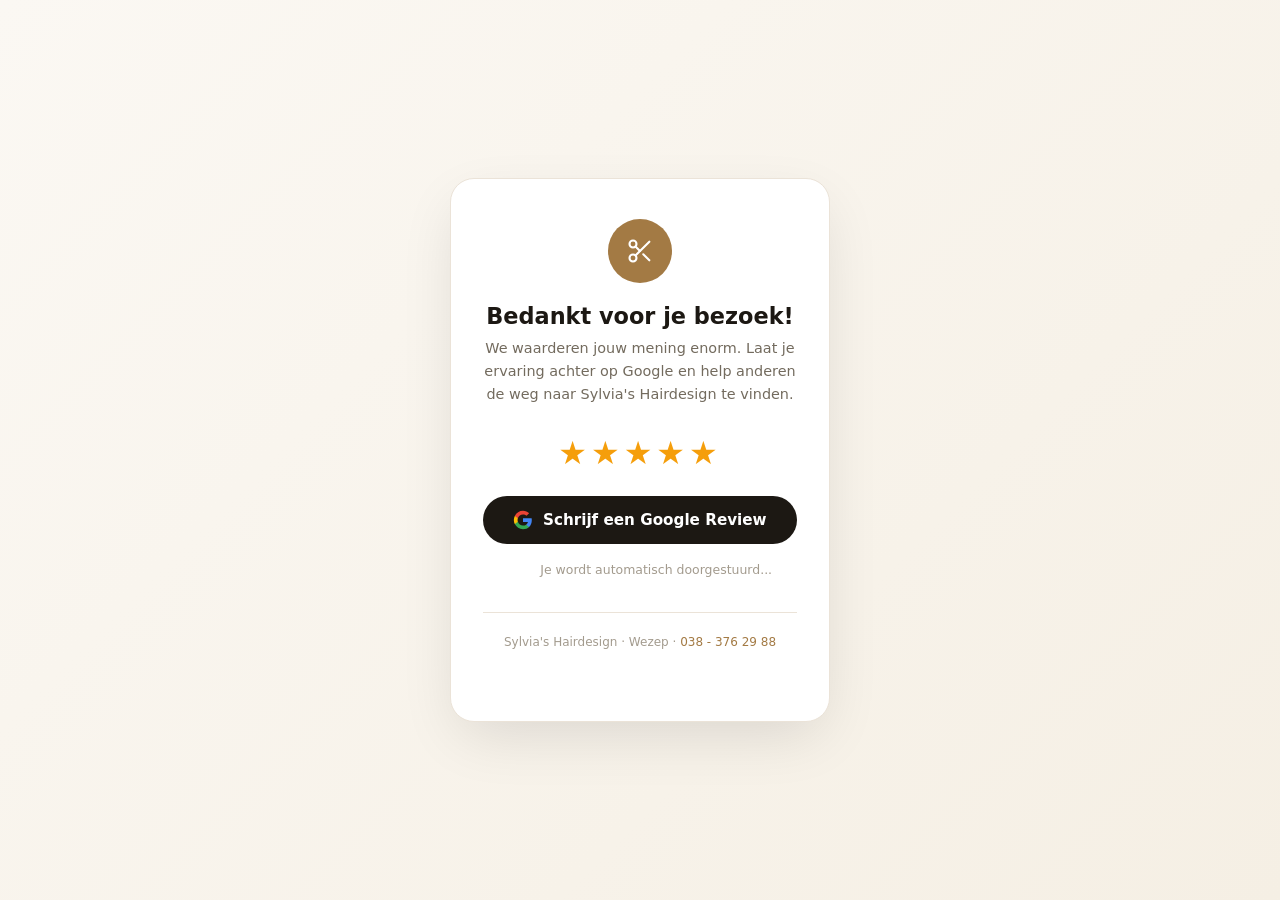
<file: review.html>
<!DOCTYPE html>
<html lang="nl">
<head>
  <meta charset="UTF-8">
  <meta name="viewport" content="width=device-width, initial-scale=1.0">
  <meta http-equiv="X-Content-Type-Options" content="nosniff">
  <meta name="referrer" content="strict-origin-when-cross-origin">
  <meta http-equiv="Content-Security-Policy" content="default-src 'self'; script-src 'self' 'unsafe-inline'; style-src 'self' 'unsafe-inline'; img-src 'self' data:; connect-src 'self'; object-src 'none'; base-uri 'self'; form-action 'none'; upgrade-insecure-requests;">
  <title>Laat een review achter — Sylvia's Hairdesign</title>
  <meta name="robots" content="noindex, nofollow">
  <meta http-equiv="refresh" content="2;url=https://search.google.com/local/writereview?placeid=ChIJ085k09y4xkcR1x6J-r-G72c">

  <style>
    * { box-sizing: border-box; margin: 0; padding: 0; }
    body {
      font-family: 'Segoe UI', system-ui, -apple-system, sans-serif;
      background: linear-gradient(135deg, #fbf8f3 0%, #f5efe4 100%);
      min-height: 100vh;
      display: flex;
      align-items: center;
      justify-content: center;
      padding: 1.5rem;
      color: #2c2720;
    }
    .card {
      background: white;
      border-radius: 24px;
      padding: 2.5rem 2rem;
      text-align: center;
      max-width: 380px;
      width: 100%;
      box-shadow: 0 20px 60px -10px rgba(0,0,0,0.12);
      border: 1px solid #ebe3d8;
    }
    .logo {
      width: 64px;
      height: 64px;
      background: #a37a44;
      border-radius: 50%;
      display: flex;
      align-items: center;
      justify-content: center;
      margin: 0 auto 1.25rem;
    }
    h1 {
      font-size: 1.4rem;
      font-weight: 700;
      margin-bottom: 0.5rem;
      color: #1c1813;
    }
    p {
      color: #736b5e;
      font-size: 0.9rem;
      line-height: 1.6;
      margin-bottom: 1.75rem;
    }
    .stars {
      font-size: 2rem;
      color: #f59e0b;
      letter-spacing: 4px;
      margin-bottom: 1.5rem;
      display: block;
    }
    .btn {
      display: inline-flex;
      align-items: center;
      gap: 0.6rem;
      background: #1c1813;
      color: white;
      padding: 0.875rem 1.75rem;
      border-radius: 50px;
      font-weight: 700;
      font-size: 0.95rem;
      text-decoration: none;
      transition: background 0.2s, transform 0.2s;
      width: 100%;
      justify-content: center;
    }
    .btn:hover {
      background: #3f3930;
      transform: translateY(-1px);
    }
    .loader {
      display: inline-block;
      width: 18px;
      height: 18px;
      border: 2px solid rgba(255,255,255,0.3);
      border-radius: 50%;
      border-top-color: white;
      animation: spin 0.8s linear infinite;
      margin-right: 0.5rem;
    }
    @keyframes spin { to { transform: rotate(360deg); } }
    .redirecting {
      font-size: 0.78rem;
      color: #a39b8e;
      margin-top: 1rem;
      display: flex;
      align-items: center;
      justify-content: center;
      gap: 0.4rem;
    }
    .salon-name {
      font-size: 0.75rem;
      color: #a39b8e;
      margin-top: 2rem;
      padding-top: 1.25rem;
      border-top: 1px solid #ebe3d8;
    }
  </style>
</head>
<body>
  <div class="card">
    <!-- Schaar logo -->
    <div class="logo">
      <svg width="28" height="28" fill="none" stroke="white" viewBox="0 0 24 24">
        <circle cx="6" cy="6" r="3" stroke-width="1.8"/>
        <path d="M8.12 8.12 12 12" stroke-width="1.8" stroke-linecap="round"/>
        <path d="M20 4 8.12 15.88" stroke-width="1.8" stroke-linecap="round"/>
        <circle cx="6" cy="18" r="3" stroke-width="1.8"/>
        <path d="M14.8 14.8 20 20" stroke-width="1.8" stroke-linecap="round"/>
      </svg>
    </div>

    <h1>Bedankt voor je bezoek!</h1>
    <p>We waarderen jouw mening enorm. Laat je ervaring achter op Google en help anderen de weg naar Sylvia's Hairdesign te vinden.</p>

    <span class="stars">★★★★★</span>

    <a class="btn" href="https://search.google.com/local/writereview?placeid=ChIJ085k09y4xkcR1x6J-r-G72c" id="reviewBtn" rel="noopener noreferrer">
      <!-- Google G -->
      <svg width="20" height="20" viewBox="0 0 24 24" fill="none">
        <path d="M22.56 12.25c0-.78-.07-1.53-.2-2.25H12v4.26h5.92c-.26 1.37-1.04 2.53-2.21 3.31v2.77h3.57c2.08-1.92 3.28-4.74 3.28-8.09z" fill="#4285F4"/>
        <path d="M12 23c2.97 0 5.46-.98 7.28-2.66l-3.57-2.77c-.98.66-2.23 1.06-3.71 1.06-2.86 0-5.29-1.93-6.16-4.53H2.18v2.84C3.99 20.53 7.7 23 12 23z" fill="#34A853"/>
        <path d="M5.84 14.09c-.22-.66-.35-1.36-.35-2.09s.13-1.43.35-2.09V7.07H2.18C1.43 8.55 1 10.22 1 12s.43 3.45 1.18 4.93l2.85-2.22.81-.62z" fill="#FBBC05"/>
        <path d="M12 5.38c1.62 0 3.06.56 4.21 1.64l3.15-3.15C17.45 2.09 14.97 1 12 1 7.7 1 3.99 3.47 2.18 7.07l3.66 2.84c.87-2.6 3.3-4.53 6.16-4.53z" fill="#EA4335"/>
      </svg>
      Schrijf een Google Review
    </a>

    <p class="redirecting">
      <span class="loader"></span>
      Je wordt automatisch doorgestuurd...
    </p>

    <p class="salon-name">
      Sylvia's Hairdesign · Wezep · <a href="tel:0383762988" style="color:#a37a44;text-decoration:none;">038 - 376 29 88</a>
    </p>
  </div>

  <script>
    // Redirect na 2 seconden (meta refresh is backup)
    setTimeout(() => {
      window.location.href = 'https://search.google.com/local/writereview?placeid=ChIJ085k09y4xkcR1x6J-r-G72c';
    }, 2000);
  </script>
</body>
</html>
</file>
